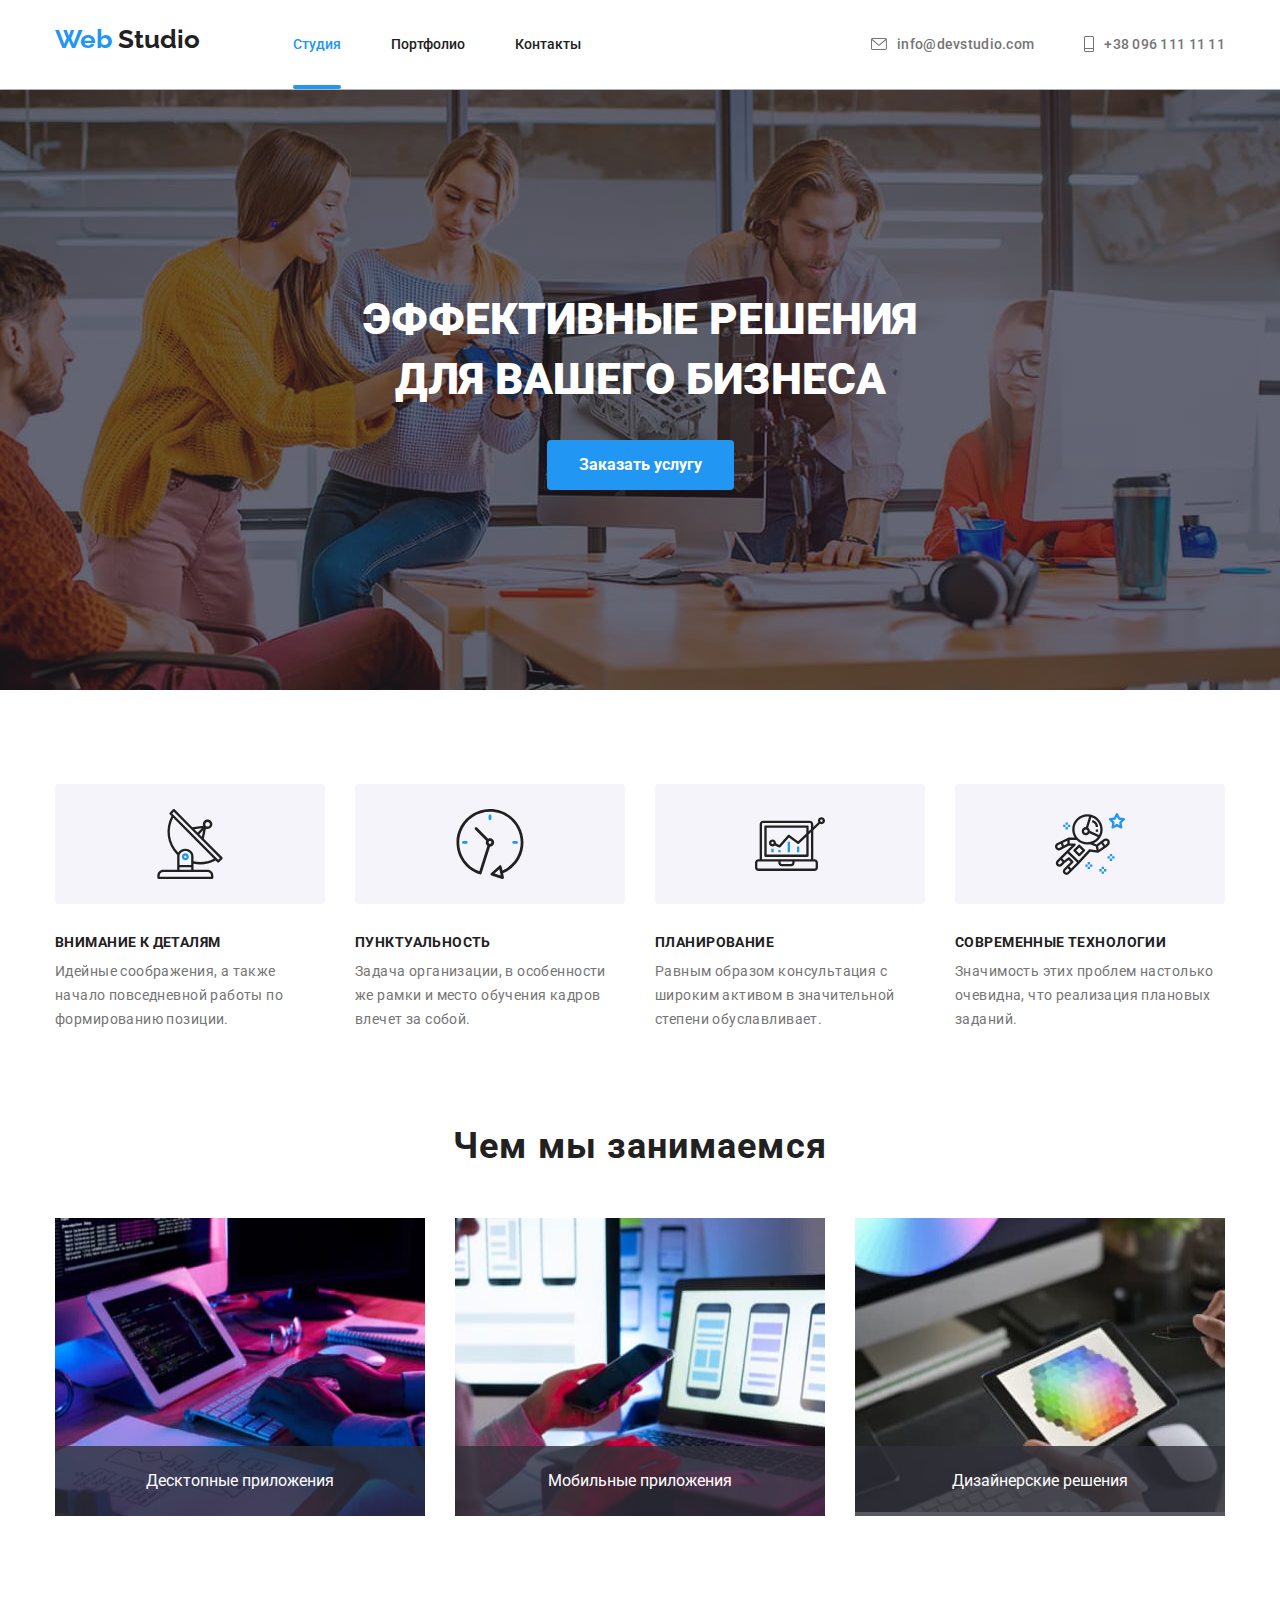
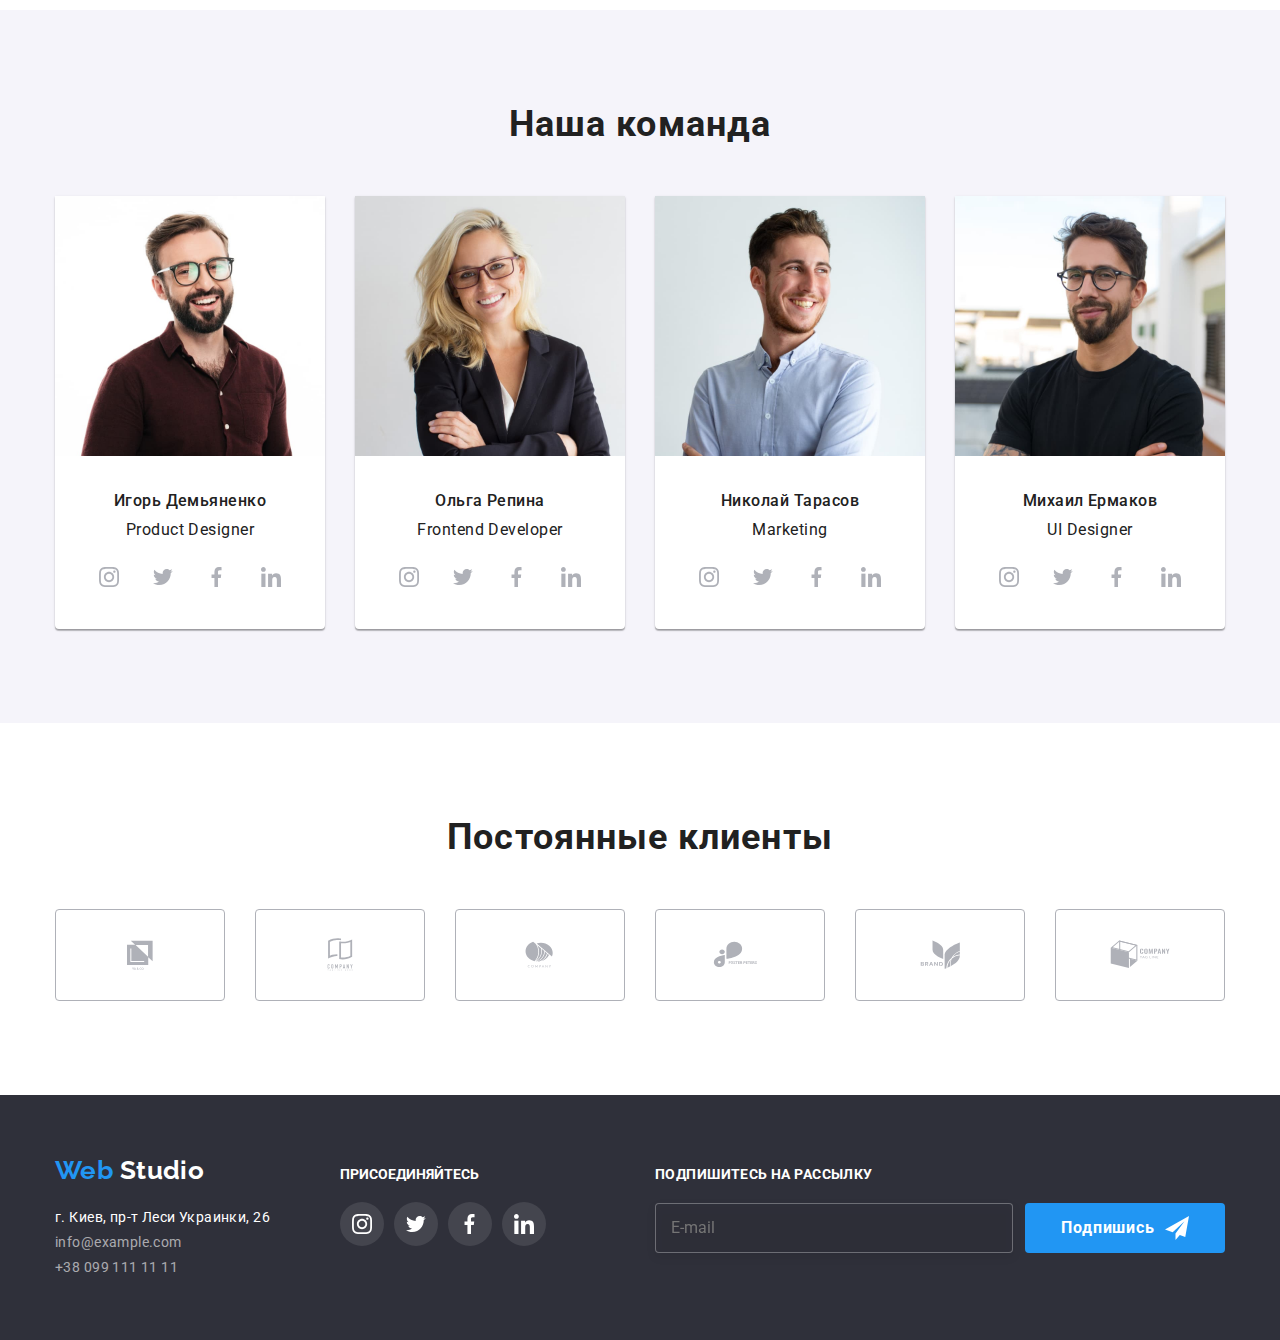
<file: index.html>
<!DOCTYPE html>
<html lang="ru">
  <head>
    <meta charset="UTF-8" />
    <meta http-equiv="X-UA-Compatible" content="IE=edge" />
    <meta name="viewport" content="width=device-width, initial-scale" />
    <link
      rel="stylesheet"
      href="https://cdnjs.cloudflare.com/ajax/libs/modern-normalize/1.0.0/modern-normalize.min.css"
    />
    <link rel="stylesheet" href="./css/styles.css" />
    <link rel="preconnect" href="https://fonts.gstatic.com" />
    <link
      href="https://fonts.googleapis.com/css2?family=Raleway:wght@700&family=Roboto:wght@400;500;700;900&display=swap"
      rel="stylesheet"
    />
    <link rel="stylesheet" href="./css/main.min.css" />
    <title>WebStudio</title>
  </head>
  <body>
    <!--Шапка-->
    <header class="header">
      <div class="container header__container">
        <nav class="nav">
          <a href="./index.html" class="navigation__logo">
            <span class="navigation__web">Web</span>
            Studio
          </a>
          <ul class="nav-list">
            <li class="nav-list__item">
              <a class="nav-list__link--studio current" href="./index.html">
                Студия
              </a>
            </li>
            <li class="nav-list__item">
              <a class="nav-list__link--portfolio" href="./portfolio.html">
                Портфолио
              </a>
            </li>
            <li class="nav-list__item">
              <a class="nav-list__link--contact" href="#">Контакты</a>
            </li>
          </ul>
        </nav>
        <ul class="contact">
          <li class="contact__item">
            <a class="contact__link" href="mailto:info@devstudio.com">
              <svg class="contact__icon" width="16px" height="12px">
                <use href="./images/icons/sprite.svg#icon-mail"></use>
              </svg>
              info@devstudio.com
            </a>
          </li>

          <li class="contact__item">
            <a class="contact__link" href="tel:+380961111111">
              <svg class="contact__icon" width="10px" height="40px">
                <use href="./images/icons/sprite.svg#icon-phone"></use>
              </svg>
              +38 096 111 11 11
            </a>
          </li>
        </ul>
      </div>
    </header>
    <main>
      <!--Эффективные решения для вашего бизнеса-->
      <section class="hero">
        <div class="container">
          <h1 class="hero__title">
            ЭФФЕКТИВНЫЕ РЕШЕНИЯ
            <br />
            ДЛЯ ВАШЕГО БИЗНЕСА
          </h1>
          <button class="hero__button" type="submit" data-modal-open>
            Заказать услугу
          </button>
        </div>
      </section>

      <!--Секция описание-->
      <section class="description">
        <div class="container">
          <h2 class="titleNone">Секция описание</h2>
          <ul class="description__list">
            <li class="description__item">
              <div class="description__tool">
                <svg class="description__icon" width="70px" height="70px">
                  <use href="./images/icons/sprite.svg#icon-antenna"></use>
                </svg>
              </div>
              <h3 class="description__title">Внимание к деталям</h3>
              <p class="description__text">
                Идейные соображения, а также начало повседневной работы по
                формированию позиции.
              </p>
            </li>
            <li class="description__item">
              <div class="description__tool">
                <svg class="description__icon" width="70px" height="70px">
                  <use href="./images/icons/sprite.svg#icon-clock"></use>
                </svg>
              </div>
              <h3 class="description__title">Пунктуальность</h3>
              <p class="description__text">
                Задача организации, в особенности же рамки и место обучения
                кадров влечет за собой.
              </p>
            </li>
            <li class="description__item">
              <div class="description__tool">
                <svg class="description__icon" width="70px" height="70px">
                  <use href="./images/icons/sprite.svg#icon-diagram"></use>
                </svg>
              </div>
              <h3 class="description__title">Планирование</h3>
              <p class="description__text">
                Равным образом консультация с широким активом в значительной
                степени обуславливает.
              </p>
            </li>
            <li class="description__item">
              <div class="description__tool">
                <svg class="description__icon" width="70px" height="70px">
                  <use href="./images/icons/sprite.svg#icon-astronaut"></use>
                </svg>
              </div>
              <h3 class="description__title">Современные технологии</h3>
              <p class="description__text">
                Значимость этих проблем настолько очевидна, что реализация
                плановых заданий.
              </p>
            </li>
          </ul>
        </div>
      </section>

      <!--Чем мы занимаемся-->
      <section class="work">
        <div class="container">
          <h2 class="title">Чем мы занимаемся</h2>
          <ul class="work__list">
            <li class="work__item">
              <img
                class="work__img"
                src="./images/photo1.jpg"
                alt="Комп"
                width="370"
              />
              <div class="work__overlay">
                <p>Десктопные приложения</p>
              </div>
            </li>

            <li class="work__item">
              <img src="./images/photo2.jpg" alt="Телефон" width="370" />
              <div class="work__overlay">
                <p>Мобильные приложения</p>
              </div>
            </li>

            <li class="work__item">
              <img src="./images/photo3.jpg" alt="Планшет" width="370" />
              <div class="work__overlay">
                <p>Дизайнерские решения</p>
              </div>
            </li>
          </ul>
        </div>
      </section>

      <!--Наша команда-->
      <section class="team">
        <div class="container">
          <h2 class="title">Наша команда</h2>
          <ul class="team__list">
            <li class="team__item">
              <img src="./images/igor.jpg" alt="Игорь" width="270" />
              <div class="team__box">
                <h3 class="team__name">Игорь Демьяненко</h3>
                <p class="team__work">Product Designer</p>

                <ul class="social__list">
                  <li class="social__item">
                    <a class="social__link" href="">
                      <svg class="social__icon">
                        <use
                          href="./images/icons/sprite.svg#icon-instagram"
                        ></use>
                      </svg>
                    </a>
                  </li>
                  <li class="social__item">
                    <a class="social__link" href="">
                      <svg class="social__icon">
                        <use
                          href="./images/icons/sprite.svg#icon-twitter"
                        ></use>
                      </svg>
                    </a>
                  </li>
                  <li class="social__item">
                    <a class="social__link" href="">
                      <svg class="social__icon">
                        <use
                          href="./images/icons/sprite.svg#icon-facebook"
                        ></use>
                      </svg>
                    </a>
                  </li>
                  <li class="social__item">
                    <a class="social__link" href="">
                      <svg class="social__icon">
                        <use
                          href="./images/icons/sprite.svg#icon-linkedin"
                        ></use>
                      </svg>
                    </a>
                  </li>
                </ul>
              </div>
            </li>

            <li class="team__item">
              <img src="./images/olga.jpg" alt="Ольга" width="270" />
              <div class="team__box">
                <h3 class="team__name">Ольга Репина</h3>
                <p class="team__work">Frontend Developer</p>

                <ul class="social__list">
                  <li class="social__item">
                    <a class="social__link" href="">
                      <svg class="social__icon">
                        <use
                          href="./images/icons/sprite.svg#icon-instagram"
                        ></use>
                      </svg>
                    </a>
                  </li>
                  <li class="social__item">
                    <a class="social__link" href="">
                      <svg class="social__icon">
                        <use
                          href="./images/icons/sprite.svg#icon-twitter"
                        ></use>
                      </svg>
                    </a>
                  </li>
                  <li class="social__item">
                    <a class="social__link" href="">
                      <svg class="social__icon">
                        <use
                          href="./images/icons/sprite.svg#icon-facebook"
                        ></use>
                      </svg>
                    </a>
                  </li>
                  <li class="social__item">
                    <a class="social__link" href="">
                      <svg class="social__icon">
                        <use
                          href="./images/icons/sprite.svg#icon-linkedin"
                        ></use>
                      </svg>
                    </a>
                  </li>
                </ul>
              </div>
            </li>

            <li class="team__item">
              <img src="./images/nicolay.jpg" alt="Николай" width="270" />
              <div class="team__box">
                <h3 class="team__name">Николай Тарасов</h3>
                <p class="team__work">Marketing</p>

                <ul class="social__list">
                  <li class="social__item">
                    <a class="social__link" href="">
                      <svg class="social__icon">
                        <use
                          href="./images/icons/sprite.svg#icon-instagram"
                        ></use>
                      </svg>
                    </a>
                  </li>
                  <li class="social__item">
                    <a class="social__link" href="">
                      <svg class="social__icon">
                        <use
                          href="./images/icons/sprite.svg#icon-twitter"
                        ></use>
                      </svg>
                    </a>
                  </li>
                  <li class="social__item">
                    <a class="social__link" href="">
                      <svg class="social__icon">
                        <use
                          href="./images/icons/sprite.svg#icon-facebook"
                        ></use>
                      </svg>
                    </a>
                  </li>
                  <li class="social__item">
                    <a class="social__link" href="">
                      <svg class="social__icon">
                        <use
                          href="./images/icons/sprite.svg#icon-linkedin"
                        ></use>
                      </svg>
                    </a>
                  </li>
                </ul>
              </div>
            </li>

            <li class="team__item">
              <img src="./images/mihayl.jpg" alt="Михаил" width="270" />
              <div class="team__box">
                <h3 class="team__name">Михаил Ермаков</h3>
                <p class="team__work">UI Designer</p>

                <ul class="social__list">
                  <li class="social__item">
                    <a class="social__link" href="">
                      <svg class="social__icon">
                        <use
                          href="./images/icons/sprite.svg#icon-instagram"
                        ></use>
                      </svg>
                    </a>
                  </li>
                  <li class="social__item">
                    <a class="social__link" href="">
                      <svg class="social__icon">
                        <use
                          href="./images/icons/sprite.svg#icon-twitter"
                        ></use>
                      </svg>
                    </a>
                  </li>
                  <li class="social__item">
                    <a class="social__link" href="">
                      <svg class="social__icon">
                        <use
                          href="./images/icons/sprite.svg#icon-facebook"
                        ></use>
                      </svg>
                    </a>
                  </li>
                  <li class="social__item">
                    <a class="social__link" href="">
                      <svg class="social__icon">
                        <use
                          href="./images/icons/sprite.svg#icon-linkedin"
                        ></use>
                      </svg>
                    </a>
                  </li>
                </ul>
              </div>
            </li>
          </ul>
        </div>
      </section>

      <!-- Постоянные клиенты -->
      <section class="clients">
        <div class="container">
          <h2 class="title">Постоянные клиенты</h2>
          <ul class="clients__list">
            <li class="clients__item">
              <a class="clients__link" href="#">
                <svg class="clients__icon">
                  <use href="./images/icons/sprite.svg#icon-client1"></use>
                </svg>
              </a>
            </li>
            <li class="clients__item">
              <a class="clients__link" href="#">
                <svg class="clients__icon">
                  <use href="./images/icons/sprite.svg#icon-client2"></use>
                </svg>
              </a>
            </li>
            <li class="clients__item">
              <a class="clients__link" href="#">
                <svg class="clients__icon">
                  <use
                    class="use"
                    href="./images/icons/sprite.svg#icon-client3"
                  ></use>
                </svg>
              </a>
            </li>
            <li class="clients__item">
              <a class="clients__link" href="#">
                <svg class="clients__icon">
                  <use href="./images/icons/sprite.svg#icon-client4"></use>
                </svg>
              </a>
            </li>
            <li class="clients__item">
              <a class="clients__link" href="#">
                <svg class="clients__icon">
                  <use href="./images/icons/sprite.svg#icon-client5"></use>
                </svg>
              </a>
            </li>
            <li class="clients__item">
              <a class="clients__link" href="#">
                <svg class="clients__icon">
                  <use href="./images/icons/sprite.svg#icon-client6"></use>
                </svg>
              </a>
            </li>
          </ul>
        </div>
      </section>
    </main>

    <!--Данные-->
    <footer class="footer">
      <div class="container footer-container">
        <div class="footer__box">
          <a href="./index.html" class="footer__logo">
            <span class="footer__web">Web</span>
            <span class="footer-address__white">Studio</span>
          </a>
          <address class="footer-address">
            <p class="footer-address__name">г. Киев, пр-т Леси Украинки, 26</p>
            <ul class="footer-address__list">
              <li>
                <a class="footer-address__link" href="mailto:info@example.com">
                  info@example.com
                </a>
              </li>
              <li>
                <a class="footer-address__link" href="tel:+380991111111">
                  +38 099 111 11 11
                </a>
              </li>
            </ul>
          </address>
        </div>

        <div class="footer-icon__box">
          <p class="footer-icon__title">присоединяйтесь</p>
          <ul class="footer-icon__list">
            <li class="footer-icon__item">
              <a class="footer-icon__link" href="">
                <svg class="footer-icon__svg">
                  <use href="./images/icons/sprite.svg#icon-instagram"></use>
                </svg>
              </a>
            </li>
            <li class="footer-icon__item">
              <a class="footer-icon__link" href="">
                <svg class="footer-icon__svg">
                  <use href="./images/icons/sprite.svg#icon-twitter"></use>
                </svg>
              </a>
            </li>
            <li class="footer-icon__item">
              <a class="footer-icon__link" href="">
                <svg class="footer-icon__svg">
                  <use href="./images/icons/sprite.svg#icon-facebook"></use>
                </svg>
              </a>
            </li>
            <li class="footer-icon__item">
              <a class="footer-icon__link" href="">
                <svg class="footer-icon__svg">
                  <use href="./images/icons/sprite.svg#icon-linkedin"></use>
                </svg>
              </a>
            </li>
          </ul>
        </div>
        <form action="#" class="footer-form">
          <p class="footer-form__title">Подпишитесь на рассылку</p>
          <div class="footer-form__list">
            <input
              class="footer-form__mail"
              type="email"
              name="email"
              placeholder="E-mail"
              required
            />
            <button type="submit" class="footer-form__button">
              Подпишись
              <svg class="footer-form__svg" width="24" height="24">
                <use href="./images/icons/sprite.svg#icon-telegram"></use>
              </svg>
            </button>
          </div>
        </form>
      </div>
    </footer>
    <div class="back-drop is-hidden" data-modal>
      <div class="modal-section">
        <button class="modal-section__close" data-modal-close>
          <svg width="11" height="11">
            <use href="./images/icons/sprite.svg#icon-x"></use>
          </svg>
        </button>
        <form action="№" class="modal-form">
          <p class="modal-form__title formTitle">
            Оставьте свои данные, мы вам перезвоним
          </p>

          <label class="modal-form__name" for="name">
            Имя
            <div class="modal-form__item">
              <input
                class="modal-form__input"
                type="text"
                name="user-name"
                id="name"
                required
              />
              <svg class="modal-form__svg" width="12" height="12">
                <use href="./images/icons/sprite.svg#icon-human"></use>
              </svg>
            </div>
          </label>

          <label class="modal-form__name" for="tel">
            Телефон
            <div class="modal-form__item">
              <input
                class="modal-form__input"
                type="tel"
                name="user-tel"
                id="tel"
                required
              />
              <svg class="modal-form__svg" width="13" height="13">
                <use href="./images/icons/sprite.svg#icon-mobile"></use>
              </svg>
            </div>
          </label>

          <label class="modal-form__name" for="email">
            Почта
            <div class="modal-form__item">
              <input
                class="modal-form__input"
                type="email"
                name="user-email"
                id="email"
                required
              />
              <svg class="modal-form__svg" width="15" height="12">
                <use href="./images/icons/sprite.svg#icon-mail1"></use>
              </svg>
            </div>
          </label>

          <label class="modal-form__name formTextLabel">
            Коментарий
            <div class="modal-form__item">
              <textarea
                class="modal-form__textarea"
                name="user-text"
                placeholder="Введите текст"
              ></textarea>
            </div>
          </label>

          <label class="modal-check" for="checkbox">
            <input
              class="modal-check__box"
              type="checkbox"
              name="user-policy"
              value="checkbox"
              id="checkbox"
              required
            />

            <span class="modal-check__svg"></span>
            &nbsp;Соглашаюсь с рассылкой и принимаю &nbsp;
            <a class="modal-check__contract" href="#">Условия договора</a>
          </label>

          <button class="modal-form__button" type="submit">Отправить</button>
        </form>
      </div>
    </div>
    <script src="./js/modal.js"></script>
  </body>
</html>
</file>
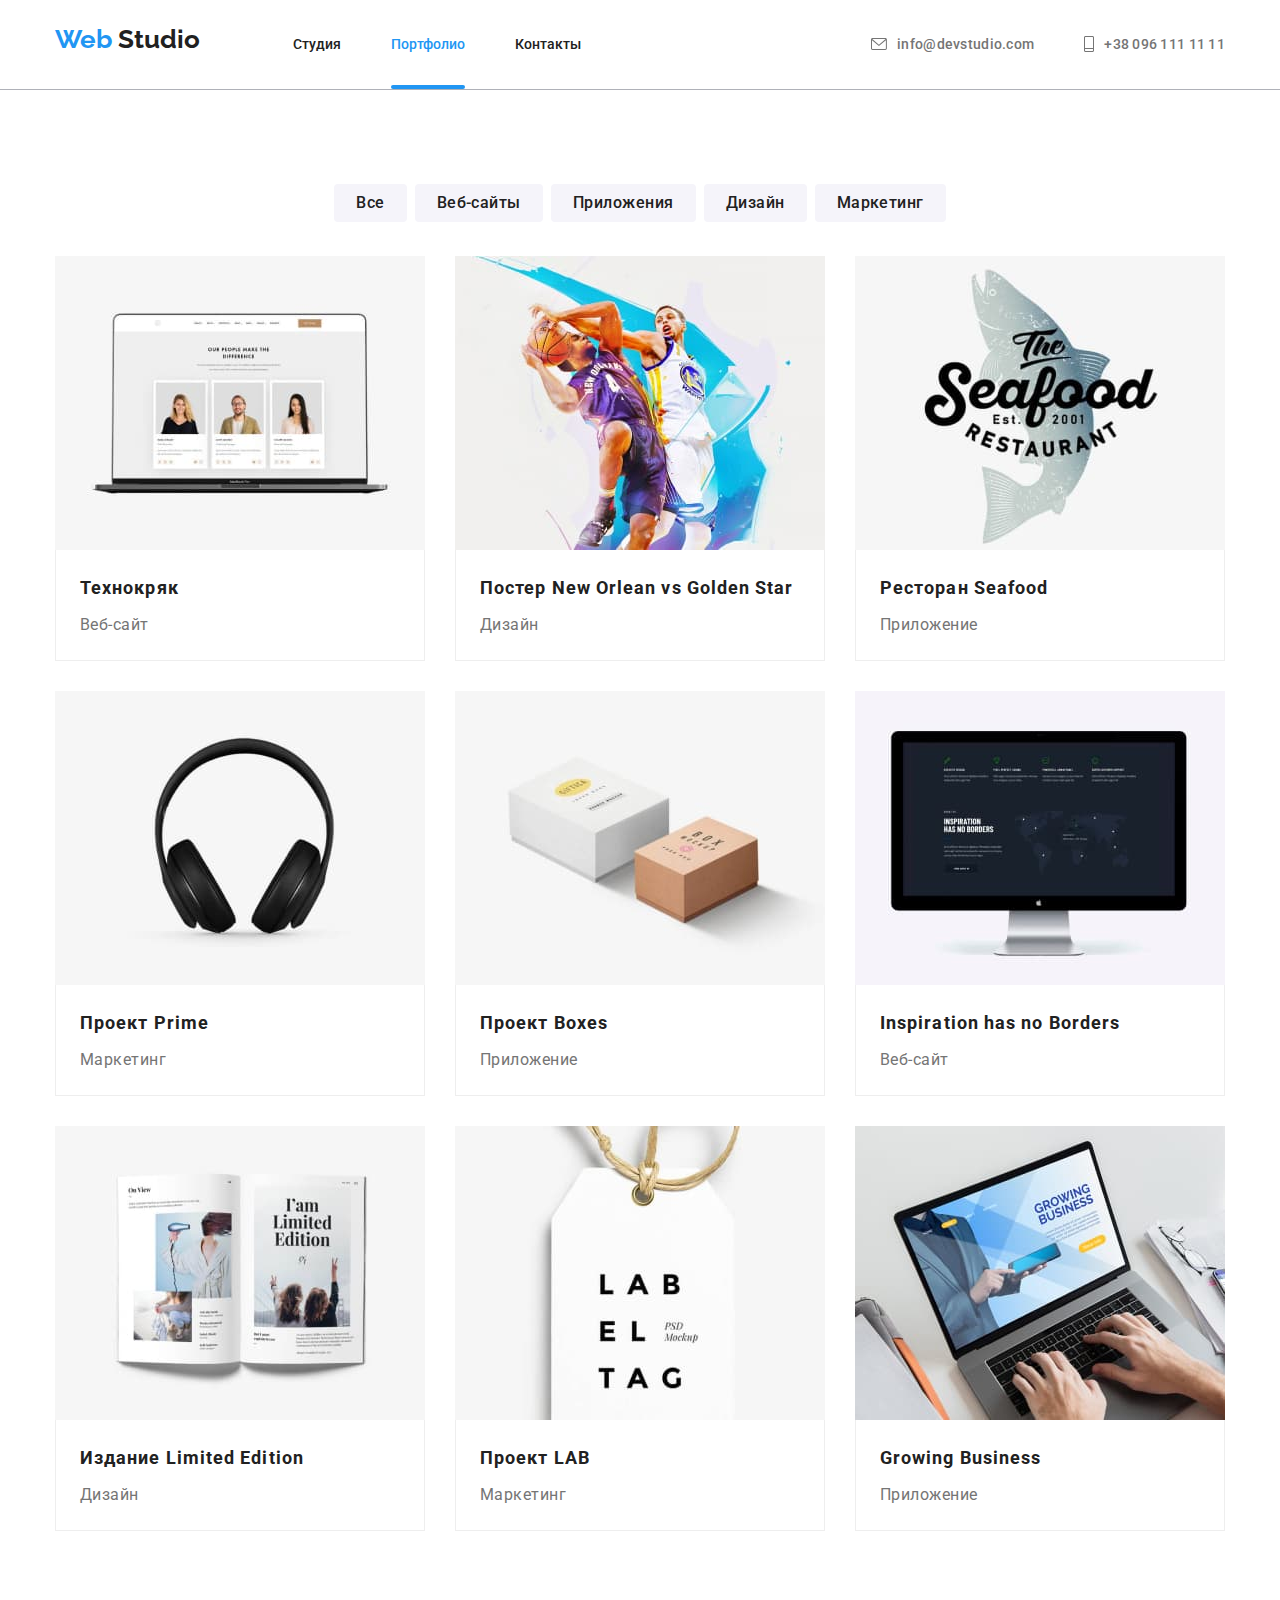
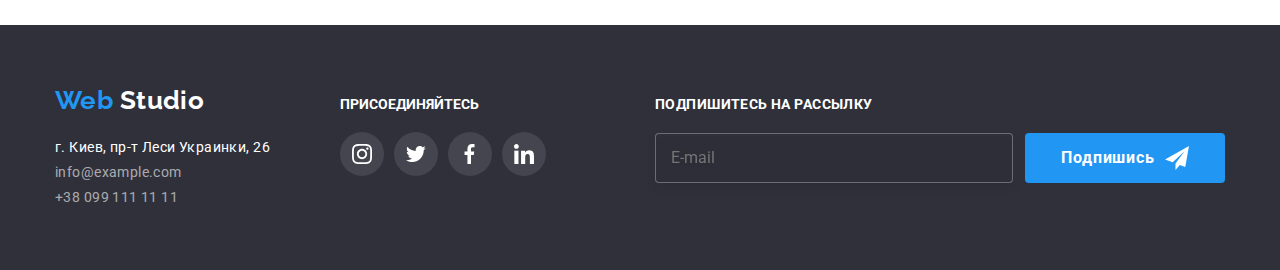
<file: portfolio.html>
<!DOCTYPE html>
<html lang="ru">
  <head>
    <meta charset="UTF-8" />
    <meta http-equiv="X-UA-Compatible" content="IE=edge" />
    <meta name="viewport" content="width=device-width, initial-scale=1.0" />
    <link rel="preconnect" href="https://fonts.gstatic.com" />
    <link
      href="https://fonts.googleapis.com/css2?family=Raleway:wght@700&family=Roboto:wght@400;500;700;900&display=swap"
      rel="stylesheet"
    />
    <link
      rel="stylesheet"
      href="https://cdnjs.cloudflare.com/ajax/libs/modern-normalize/1.0.0/modern-normalize.min.css"
    />
    <link rel="stylesheet" href="./css/styles.css" />
    <link rel="stylesheet" href="./css/main.min.css" />
    <title>WebStudio</title>
  </head>
  <body>
    <!--Шапка портфоліо-->
    <header class="header">
      <div class="container header__container">
        <nav class="nav">
          <a class="navigation__logo" href="./index.html">
            <span class="navigation__web">Web</span>
            Studio
          </a>
          <ul class="nav-list">
            <li class="nav-list__item">
              <a class="nav-list__link--studio" href="./index.html">Студия</a>
            </li>
            <li class="nav-list__item">
              <a class="nav-list__link--portfolio current" href="">Портфолио</a>
            </li>
            <li class="nav-list__item">
              <a class="nav-list__link--contact" href="">Контакты</a>
            </li>
          </ul>
        </nav>
        <ul class="contact">
          <li class="contact__item">
            <a class="contact__link" href="mailto:info@devstudio.com">
              <svg class="contact__icon" width="16px" height="12px">
                <use href="/images/icons/sprite.svg#icon-mail"></use>
              </svg>
              info@devstudio.com
            </a>
          </li>

          <li class="contact__item">
            <a class="contact__link" href="tel:+380961111111">
              <svg class="contact__icon" width="10px" height="40px">
                <use href="./images/icons/sprite.svg#icon-phone"></use>
              </svg>
              +38 096 111 11 11
            </a>
          </li>
        </ul>
      </div>
    </header>

    <main>
      <section class="portfolio">
        <div class="container">
          <h1 class="titleNone">Кнопки навигация</h1>
          <ul class="portfolio-filter">
            <li class="portfolio-filter__item">
              <button class="portfolio-filter__button" type="button">
                Все
              </button>
            </li>
            <li class="portfolio-filter__item">
              <button class="portfolio-filter__button" type="button">
                Веб-сайты
              </button>
            </li>
            <li class="portfolio-filter__item">
              <button class="portfolio-filter__button" type="button">
                Приложения
              </button>
            </li>
            <li class="portfolio-filter__item">
              <button class="portfolio-filter__button" type="button">
                Дизайн
              </button>
            </li>
            <li class="portfolio-filter__item">
              <button class="portfolio-filter__button" type="button">
                Маркетинг
              </button>
            </li>
          </ul>
          <h2 class="titleNone">Карточки портфолио</h2>
          <ul class="portfolio-cards">
            <li class="portfolio-cards__list">
              <a class="portfolio-cards__link" href="#">
                <div class="portfolio-cards__thumb">
                  <img
                    class="portfolio-cards__img"
                    src="./images/notebook.jpg"
                    alt="Ноутбук"
                  />
                  <div class="portfolio-overlay">
                    <p class="portfolio-overlay__text">
                      Технокряк это современная площадка распространения
                      коронавируса. Компании используют эту платформу для
                      цифрового шпионажа и атак на защищённые сервера
                      конкурентов.
                    </p>
                  </div>
                </div>
                <div class="portfolio-name">
                  <h3 class="portfolio-name__title">Технокряк</h3>
                  <p class="portfolio-name__text">Веб-сайт</p>
                </div>
              </a>
            </li>

            <li class="portfolio-cards__list">
              <a class="portfolio-cards__link" href="#">
                <div class="portfolio-cards__thumb">
                  <img
                    class="portfolio-cards__img"
                    src="./images/basketbole.jpg"
                    alt="Баскетбол"
                    width="370"
                  />
                  <div class="portfolio-overlay">
                    <p class="portfolio-overlay__text">
                      Технокряк это современная площадка распространения
                      коронавируса. Компании используют эту платформу для
                      цифрового шпионажа и атак на защищённые сервера
                      конкурентов.
                    </p>
                  </div>
                </div>
                <div class="portfolio-name">
                  <h3 class="portfolio-name__title">
                    Постер New Orlean vs Golden Star
                  </h3>
                  <p class="portfolio-name__text">Дизайн</p>
                </div>
              </a>
            </li>

            <li class="portfolio-cards__list">
              <a class="portfolio-cards__link" href="#">
                <div class="portfolio-cards__thumb">
                  <img
                    class="portfolio-cards__img"
                    src="./images/seafood.jpg"
                    alt="Приложение"
                    width="370"
                  />
                  <div class="portfolio-overlay">
                    <p class="portfolio-overlay__text">
                      Технокряк это современная площадка распространения
                      коронавируса. Компании используют эту платформу для
                      цифрового шпионажа и атак на защищённые сервера
                      конкурентов.
                    </p>
                  </div>
                </div>
                <div class="portfolio-name">
                  <h3 class="portfolio-name__title">Ресторан Seafood</h3>
                  <p class="portfolio-name__text">Приложение</p>
                </div>
              </a>
            </li>

            <li class="portfolio-cards__list">
              <a class="portfolio-cards__link" href="#">
                <div class="portfolio-cards__thumb">
                  <img
                    class="portfolio-cards__img"
                    src="./images/headphones.jpg"
                    alt="Наушники"
                    width="370"
                  />
                  <div class="portfolio-overlay">
                    <p class="portfolio-overlay__text">
                      Технокряк это современная площадка распространения
                      коронавируса. Компании используют эту платформу для
                      цифрового шпионажа и атак на защищённые сервера
                      конкурентов.
                    </p>
                  </div>
                </div>
                <div class="portfolio-name">
                  <h3 class="portfolio-name__title">Проект Prime</h3>
                  <p class="portfolio-name__text">Маркетинг</p>
                </div>
              </a>
            </li>

            <li class="portfolio-cards__list">
              <a class="portfolio-cards__link" href="#">
                <div class="portfolio-cards__thumb">
                  <img
                    class="portfolio-cards__img"
                    src="./images/box.jpg"
                    alt="Коробка"
                    width="370"
                  />
                  <div class="portfolio-overlay">
                    <p class="portfolio-overlay__text">
                      Технокряк это современная площадка распространения
                      коронавируса. Компании используют эту платформу для
                      цифрового шпионажа и атак на защищённые сервера
                      конкурентов.
                    </p>
                  </div>
                </div>
                <div class="portfolio-name">
                  <h3 class="portfolio-name__title">Проект Boxes</h3>
                  <p class="portfolio-name__text">Приложение</p>
                </div>
              </a>
            </li>

            <li class="portfolio-cards__list">
              <a class="portfolio-cards__link" href="#">
                <div class="portfolio-cards__thumb">
                  <img
                    class="portfolio-cards__img"
                    src="./images/monitor.jpg"
                    alt="Экран"
                    width="370"
                  />
                  <div class="portfolio-overlay">
                    <p class="portfolio-overlay__text">
                      Технокряк это современная площадка распространения
                      коронавируса. Компании используют эту платформу для
                      цифрового шпионажа и атак на защищённые сервера
                      конкурентов.
                    </p>
                  </div>
                </div>
                <div class="portfolio-name">
                  <h3 class="portfolio-name__title">
                    Inspiration has no Borders
                  </h3>
                  <p class="portfolio-name__text">Веб-сайт</p>
                </div>
              </a>
            </li>

            <li class="portfolio-cards__list">
              <a class="portfolio-cards__link" href="#">
                <div class="portfolio-cards__thumb">
                  <img
                    class="portfolio-cards__img"
                    src="./images/book.jpg"
                    alt="Книга"
                    width="370"
                  />
                  <div class="portfolio-overlay">
                    <p class="portfolio-overlay__text">
                      Технокряк это современная площадка распространения
                      коронавируса. Компании используют эту платформу для
                      цифрового шпионажа и атак на защищённые сервера
                      конкурентов.
                    </p>
                  </div>
                </div>
                <div class="portfolio-name">
                  <h3 class="portfolio-name__title">Издание Limited Edition</h3>
                  <p class="portfolio-name__text">Дизайн</p>
                </div>
              </a>
            </li>

            <li class="portfolio-cards__list">
              <a class="portfolio-cards__link" href="#">
                <div class="portfolio-cards__thumb">
                  <img
                    class="portfolio-cards__img"
                    src="./images/list.jpg"
                    alt="Label"
                    width="370"
                  />
                  <div class="portfolio-overlay">
                    <p class="portfolio-overlay__text">
                      Технокряк это современная площадка распространения
                      коронавируса. Компании используют эту платформу для
                      цифрового шпионажа и атак на защищённые сервера
                      конкурентов.
                    </p>
                  </div>
                </div>
                <div class="portfolio-name">
                  <h3 class="portfolio-name__title">Проект LAB</h3>
                  <p class="portfolio-name__text">Маркетинг</p>
                </div>
              </a>
            </li>

            <li class="portfolio-cards__list">
              <a class="portfolio-cards__link" href="#">
                <div class="portfolio-cards__thumb">
                  <img
                    class="portfolio-cards__img"
                    src="./images/hands.jpg"
                    alt="Работа"
                    width="370"
                  />
                  <div class="portfolio-overlay">
                    <p class="portfolio-overlay__text">
                      Технокряк это современная площадка распространения
                      коронавируса. Компании используют эту платформу для
                      цифрового шпионажа и атак на защищённые сервера
                      конкурентов.
                    </p>
                  </div>
                </div>
                <div class="portfolio-name">
                  <h3 class="portfolio-name__title">Growing Business</h3>
                  <p class="portfolio-name__text">Приложение</p>
                </div>
              </a>
            </li>
          </ul>
        </div>
      </section>
    </main>

    <footer class="footer">
      <div class="container footer-container">
        <div class="footer__box">
          <a href="./index.html" class="footer__logo">
            <span class="footer__web">Web</span>
            <span class="footer-address__white">Studio</span>
          </a>
          <address class="footer-address">
            <p class="footer-address__name">г. Киев, пр-т Леси Украинки, 26</p>
            <ul class="footer-address__list">
              <li>
                <a class="footer-address__link" href="mailto:info@example.com">
                  info@example.com
                </a>
              </li>
              <li>
                <a class="footer-address__link" href="tel:+380991111111">
                  +38 099 111 11 11
                </a>
              </li>
            </ul>
          </address>
        </div>

        <div class="footer-icon__box">
          <p class="footer-icon__title">присоединяйтесь</p>
          <ul class="footer-icon__list">
            <li class="footer-icon__item">
              <a class="footer-icon__link" href="">
                <svg class="footer-icon__svg">
                  <use href="./images/icons/sprite.svg#icon-instagram"></use>
                </svg>
              </a>
            </li>
            <li class="footer-icon__item">
              <a class="footer-icon__link" href="">
                <svg class="footer-icon__svg">
                  <use href="./images/icons/sprite.svg#icon-twitter"></use>
                </svg>
              </a>
            </li>
            <li class="footer-icon__item">
              <a class="footer-icon__link" href="">
                <svg class="footer-icon__svg">
                  <use href="./images/icons/sprite.svg#icon-facebook"></use>
                </svg>
              </a>
            </li>
            <li class="footer-icon__item">
              <a class="footer-icon__link" href="">
                <svg class="footer-icon__svg">
                  <use href="./images/icons/sprite.svg#icon-linkedin"></use>
                </svg>
              </a>
            </li>
          </ul>
        </div>
        <form action="#" class="footer-form">
          <p class="footer-form__title">Подпишитесь на рассылку</p>
          <div class="footer-form__list">
            <input
              class="footer-form__mail"
              type="email"
              name="email"
              placeholder="E-mail"
              required
            />
            <button type="submit" class="footer-form__button">
              Подпишись
              <svg class="footer-form__svg" width="24" height="24">
                <use href="./images/icons/sprite.svg#icon-telegram"></use>
              </svg>
            </button>
          </div>
        </form>
      </div>
    </footer>
  </body>
</html>
</file>
<file: css/styles.css>
/* :root {
  --color-grey: rgba(117, 117, 117, 1);
  --black-color: rgba(33, 33, 33, 1);
  --blue-color: rgba(33, 150, 243, 1);
  --color-white: rgb(255, 255, 255, 1);
  --background-section: rgb(47, 48, 58);
  --background-ourTeam: rgb(245, 244, 250, 1);
  --background-color-button: rgb(33, 150, 243);
  --footer-contact-color: rgba(255, 255, 255, 0.6);
  --background-color-filter: rgba(245, 244, 250, 1);
  --background-color-header: rgba(255, 255, 255, 1);
  --card-set-gap: 30px;
  --background-Hero: rgba(47, 48, 58, 0.4);
  --background-footer-icons: rgba(255, 255, 255, 0.1);
  --color-icons: rgb(175, 177, 184, 1);
  --cubic-bezier: cubic-bezier(0.4, 0, 0.2, 1);
} */
/* * {
  text-decoration: none;
  list-style-type: none;
  box-sizing: border-box;
  margin: 0;
  padding: 0;
} */

/* body {
  font-family: "Roboto", sans-serif;
  color: var(--black-color);
} */
/* .section {
  padding: 94px 0;
  margin: 0 auto;
} */
/* .img {
  display: block;
} */
/* .titleNone {
  display: none;
} */
/* <!-- Index.html --> */

/* Логотип */

/* .header {
  padding-top: 24px;
  padding-bottom: 25px;
  align-items: center;
  background: var(--background-color-header);
}
.head-container {
  display: flex;
}
.navigation__logo {
  display: block;
  color: var(--black-color);
  font-family: Raleway;
  font-weight: bold;
  font-size: 26px;
  line-height: 1.192;
}
.navigation__web {
  color: var(--blue-color);
}
.navigation {
  display: flex;
}
.navigation .studio.current {
  color: var(--blue-color);
}
.nav-list {
  display: flex;
  align-items: center;
  margin-left: 93px;
}
.nav-list > .nav-list__link:not(:last-child) {
  margin-right: 50px;
}
.nav-list__link {
  display: block;
}
.nav-list__studio {
  position: relative;
  text-decoration: none;
  color: var(--black-color);
  font-weight: 500;
  font-size: 14px;
  line-height: 1.142;
  transition: color 250ms var(--cubic-bezier);
}
.nav-list__studio.current::after {
  margin-top: 32px;
  display: block;
  content: "";
  position: absolute;
  width: 100%;
  height: 4px;
  background: #2196f3;
  border-radius: 2px;
}
.nav-list__studio:hover,
.nav-list__studio:focus {
  color: var(--blue-color);
}
.contact-list > .contact-item:not(:last-child) {
  margin-right: 50px;
} */
/* Портфолио */

/* .nav-list__portfolio.current::after {
  margin-top: 32px;
  display: block;
  content: "";
  position: absolute;
  width: 100%;
  height: 4px;
  background: #2196f3;
  border-radius: 2px;
}
.navigation .nav-list__portfolio.current {
  color: var(--blue-color);
}
.nav-list__portfolio {
  color: var(--black-color);
  font-weight: 500;
  font-size: 14px;
  line-height: 1.142;
  position: relative;
  transition: color 250ms var(--cubic-bezier);
}
.nav-list__portfolio:hover,
.nav-list__portfolio:focus {
  color: var(--blue-color);
} */

/* Контакты */
/* .contact-list {
  display: flex;
  align-items: center;
  margin-left: auto;
}
.nav-list__contact {
  color: var(--black-color);
  font-weight: 500;
  font-size: 14px;
  line-height: 1.142;
} */

/* почта */
/* .contact-item__icon {
  fill: currentColor;
  margin-right: 10px;
}
.contact-item__mail {
  display: flex;
  align-items: center;
  color: var(--color-grey);
  font-weight: 500;
  font-size: 14px;
  line-height: 1.142;
  letter-spacing: 0.02em;
  transition: color 250ms var(--cubic-bezier);
}
.contact-item__mail:hover,
.contact-item__mail:focus {
  color: var(--blue-color);
} */

/* телефон */
/* .contact-item__icon {
  fill: currentColor;
  margin-right: 10px;
}
.contact-item__tel {
  display: flex;
  align-items: center;
  color: var(--color-grey);
  font-weight: 500;
  font-size: 14px;
  line-height: 1.142;
  letter-spacing: 0.02em;
  transition: color 250ms var(--cubic-bezier);
}
.contact-item__tel:hover,
.contact-item__tel:focus {
  color: var(--blue-color);
}  */
/* Секция Эффективные решения для вашего бизнеса  */
/* .section-effect {
  text-align: center;
  background: var(--background-section);
  padding-top: 200px;
  padding-bottom: 200px;
}
.section-effect {
  max-width: 1600px;
  height: 600px;
  margin-right: auto;
  margin-left: auto;
  background-size: cover;
  background-position: center;
  background-repeat: no-repeat;
  background-image: linear-gradient(
      to right,
      var(--background-Hero),
      var(--background-Hero)
    ),
    url(../images/backgroundHero.jpg);
}
.section-effect__title {
  color: var(--color-white);
  font-style: normal;
  font-weight: 900;
  font-size: 44px;
  line-height: 1.363;
  margin-bottom: 30px;
}
.section-effect__button {
  display: inline-block;
  font-family: inherit;
  background-color: var(--background-color-button);
  color: var(--color-white);
  border: none;
  font-weight: bold;
  font-size: 16px;
  line-height: 1.875;
  align-items: center;
  cursor: pointer;
  padding: 10px 32px;
  border-radius: 4px;
}
.section-effect__button:hover,
.section-effect__button:focus {
  color: var(--color-white);
} */
/* Секция описание */
/* .section-description {
  padding-top: 94px;
}
.section-description__list {
  display: flex;
}
.section-description__icon {
  display: flex;
  width: 270px;
  height: 120px;
  justify-content: center;
  align-items: center;
  background-color: var(--background-color-filter);
  border-radius: 4px;
  margin-bottom: 30px;
}
.section-description__item {
  margin-right: 30px;
}
.section-description__title {
  font-weight: bold;
  font-size: 14px;
  line-height: 1.142;
  letter-spacing: 0.03em;
  text-transform: uppercase;
  margin-bottom: 10px;
}
.section-description__text {
  align-items: center;
  font-weight: normal;
  font-size: 14px;
  line-height: 1.714;
  letter-spacing: 0.03em;
  color: var(--color-grey);
} */

/* Чем мы занимаемся */
/* .section-work {
  padding-top: 94px;
  padding-bottom: 94px;
}
.section-work__list {
  display: flex;
  justify-content: center;
}
.section-work__item:not(:last-child) {
  display: flex;
  margin-right: 30px;
}
.section-work__title {
  font-weight: bold;
  font-size: 36px;
  line-height: 1.166;
  text-align: center;
  letter-spacing: 0.03em;
  margin-bottom: 50px;
}
.section-work__write {
  position: relative;
  display: flex;
}
.section-work__text {
  display: flex;
  justify-content: center;
  align-items: center;
  background: rgba(47, 48, 58, 0.8);
  height: 70px;
  width: 370px;
  position: absolute;
  color: var(--color-white);
  bottom: 0;
  width: 370px;
} */

/* Наша команда */
/* .section-team__list {
  display: flex;
}
.section-team__item:not(:last-child) {
  margin-right: 30px;
}
.section-team__item {
  background-color: var(--color-white);
  box-shadow: 0px 1px 3px rgba(0, 0, 0, 0.12), 0px 1px 1px rgba(0, 0, 0, 0.14),
    0px 2px 1px rgba(0, 0, 0, 0.2);
  border-radius: 0px 0px 4px 4px;
}
.section-team {
  padding-top: 94px;
  padding-bottom: 94px;
  background: var(--background-ourTeam);
}
.section-team__title {
  font-weight: bold;
  font-size: 36px;
  line-height: 1.166;
  text-align: center;
  letter-spacing: 0.03em;
  margin-bottom: 50px;
}
.section-team__team {
  padding: 30px 32px;
}
.section-team__name {
  font-weight: 500;
  font-size: 16px;
  line-height: 1.187;
  text-align: center;
  letter-spacing: 0.03em;
  margin-bottom: 10px;
}
.section-team__work {
  font-weight: normal;
  font-size: 16px;
  line-height: 1.187;
  text-align: center;
  letter-spacing: 0.03em;
  margin-bottom: 16px;
} */

/* Иконки- Наша команда */
/* .icon-list {
  display: flex;
  align-items: center;
}
.icon-list__team:not(:last-child) {
  margin-right: 10px;
}
.icon-list__link {
  fill: var(--color-icons);
  display: flex;
  justify-content: center;
  align-items: center;
  border-radius: 50%;
  width: 44px;
  height: 44px;
  transition: fill 250ms var(--cubic-bezier),
    background 250ms var(--cubic-bezier);
}
.icon-list__svg {
  width: 20px;
  height: 20px;
}
.icon-list__link:hover,
.icon-list__link:focus {
  fill: var(--color-white);
  background: var(--blue-color);
  border-radius: 50%;
} */

/* Постоянные клиенты */
/* .regular-clients--text {
  font-weight: bold;
  font-size: 36px;
  line-height: 1.166;
  text-align: center;
  letter-spacing: 0.03em;
  margin-bottom: 50px;
}
.regular-clients {
  padding-top: 94px;
  padding-bottom: 94px;
}
.regular-clients__list {
  display: flex;
  justify-content: center;
  margin: 0 auto;
  justify-content: center;
}
.regular-clients__icon:not(:last-child) {
  margin-right: 30px;
}
.regular-clients__link {
  border: 1px solid rgba(175, 177, 184, 1);
  fill: var(--color-icons);
  display: flex;
  width: 170px;
  height: 92px;
  border-radius: 4px;
  justify-content: center;
  align-items: center;
  transition: fill 250ms var(--cubic-bezier), border 250ms var(--cubic-bezier);
}
.regular-clients__svg {
  display: flex;
  align-items: center;
  justify-content: center;
  width: 106px;
  height: 60px;
  background-color: var(--color-white);
}
.regular-clients__link:focus,
.regular-clients__link:hover {
  fill: var(--blue-color);
  border-color: var(--blue-color);
}
.regular-clients__svg:focus,
.regular-clients__svg:hover {
  fill: var(--blue-color);
  border-color: var(--blue-color);
} */

/* Данные */
/* .footer {
  padding-top: 60px;
  padding-bottom: 60px;
  background-color: var(--background-section);
}
.footer-address__white {
  color: var(--color-white);
}
.footer-section {
  text-align: left;
  font-style: normal;
  font-weight: normal;
  font-size: 14px;
  line-height: 1.714;
  letter-spacing: 0.03em;
  color: var(--color-white);
}
.footer-section__logo {
  display: block;
  color: var(--black-color);
  font-family: Raleway;
  font-weight: bold;
  font-size: 26px;
  line-height: 1.192;
}
.footer-address {
  font-style: normal;
}
.footer-section__web {
  color: var(--blue-color);
}
.footer-address > .footer-section__logo {
  margin-bottom: 20px;
}
.footer-address__link {
  text-decoration: none;
  font-weight: normal;
  font-size: 14px;
  line-height: 24px;
  letter-spacing: 0.03em;
  color: var(--footer-contact-color);
  transition: color 250ms var(--cubic-bezier);
}
.footer-address__link {
  padding-top: 9px;
}
.footer-address__link:hover,
.footer-address__link:focus {
  color: var(--blue-color);
}
.footer-icon {
  margin-left: 70px;
}
.footer-icon__title {
  font-weight: bold;
  font-size: 14px;
  line-height: inherit;
  letter-spacing: inherit;
  text-transform: uppercase;
  color: var(--color-white);
  margin-bottom: 20px;
}
.footer-container {
  display: flex;
  align-items: baseline;
}
.footer-icon__list {
  width: 206px;
  display: flex;
  align-items: center;
}
.footer-icon__svg {
  width: 20px;
  height: 20px;
  fill: var(--color-white);
}
.footer-icon__link {
  display: flex;
  background-color: var(--background-footer-icons);
  width: 44px;
  height: 44px;
  border-radius: 50%;
  justify-content: center;
  align-items: center;
  transition: background-color 250ms var(--cubic-bezier);
}
.footer-icon__item:not(:last-child) {
  margin-right: 10px;
}
.footer-icon__link:hover,
.footer-icon__link:focus {
  fill: var(--color-white);
  background: var(--blue-color);
  border-radius: 50%;
} */
/* .footer-form {
  margin-left: auto;
}
.footer-form__title {
  display: block;
  margin-bottom: 20px;
  font-weight: bold;
  font-size: 14px;
  line-height: 1.14;
  letter-spacing: 0.03em;
  text-transform: uppercase;
  color: var(--color-white);
}
.footer-form__list {
  display: flex;
}
.footer-form__mail {
  width: 358px;
  height: 50px;
  padding: 15px;
  margin-right: 12px;
  border: 1px solid rgba(255, 255, 255, 0.3);
  filter: drop-shadow(0px 4px 4px rgba(0, 0, 0, 0.15));
  border-radius: 4px;
  background-color: var(--background-Hero);
  color: var(--color-white);
}
.footer-form__button {
  display: flex;
  justify-content: center;
  align-items: center;
  width: 200px;
  height: 50px;
  font-weight: bold;
  font-size: 16px;
  line-height: 1.87;
  letter-spacing: 0.06em;
  color: var(--color-white);
  background-color: var(--blue-color);
  box-shadow: 0px 4px 4px rgb(0 0 0 / 15%);
  border-radius: 4px;
  border: none;
  cursor: pointer;
}
.footer-form__svg {
  margin-left: 10px;
  fill: var(--color-white);
} */

/* <!-- Portfolio.html --> */

/* Кнопки навигации */
/* .section-portfolio {
  padding-top: 94px;
  padding-bottom: 94px;
} */
/* .portfolio-filter {
  margin-bottom: 34px;
  display: flex;
  justify-content: center;
}
.portfolio-filter__button {
  background: var(--background-color-filter);
  color: var(--black-color);
  font-family: inherit;
  font-weight: 500;
  font-size: 16px;
  line-height: 1.625;
  text-align: center;
  letter-spacing: 0.03em;
  border: none;
  border-radius: 4px;
  cursor: pointer;
  padding: 6px 22px;
  transition: background 250ms var(--cubic-bezier),
    color 250ms var(--cubic-bezier), box-shadow 250ms var(--cubic-bezier);
}
.portfolio-filter__item:not(:last-child) {
  margin-right: 8px;
}
.portfolio-filter__button:hover,
.portfolio-filter__button:focus {
  background: var(--background-color-button);
  color: var(--color-white);
  box-shadow: 0px 1px 1px rgba(0, 0, 0, 0.12), 0px 4px 4px rgba(0, 0, 0, 0.06),
    1px 4px 6px rgba(0, 0, 0, 0.16);
} */
/* .portfolio-cards {
  cursor: pointer;
  display: flex;
  flex-wrap: wrap;
  margin-left: calc(-1 * var(--card-set-gap));
  margin-top: calc(-1 * var(--card-set-gap));
}
.portfolio-cards > .portfolio-cards__list {
  flex-basis: calc(100% / 3 - var(--card-set-gap));
  margin-top: var(--card-set-gap);
  margin-left: var(--card-set-gap);
  transition: box-shadow 250ms var(--cubic-bezier);
}
.portfolio-cards__img {
  display: block;
}
.portfolio-cards__link:hover,
.portfolio-cards__link:focus {
  display: block;
  background: var(--color-white);
  box-sizing: border-box;
  box-shadow: 0px 1px 1px rgba(0, 0, 0, 0.12), 0px 4px 4px rgba(0, 0, 0, 0.06),
    1px 4px 6px rgba(0, 0, 0, 0.16);
}
.portfolio-name__title {
  font-weight: bold;
  font-size: 18px;
  line-height: 2;
  letter-spacing: 0.06em;
  margin-bottom: 4px;
}
.portfolio-name__text {
  font-weight: normal;
  font-size: 16px;
  line-height: 1.875;
  letter-spacing: 0.03em;
  color: var(--color-grey);
}
.portfolio-name {
  border-left: 1px solid #eee;
  border-right: 1px solid #eee;
  border-bottom: 1px solid #eee;
  padding: 20px 24px;
}
.portfolio-cards__thumb {
  overflow: hidden;
  position: relative;
}
.portfolio-overlay {
  bottom: 0;
  width: 370px;
  height: 294px;
  background: rgba(33, 150, 243, 0.9);
  position: absolute;
  transition: transform 250ms var(--cubic-bezier);
  transform: translateY(100%);
}
.portfolio-cards__link {
  color: var(--black-color);
}
.portfolio-cards__link:hover .portfolio-overlay {
  transform: translate(0);
}
.portfolio-cards__link:focus .portfolio-overlay {
  transform: translate(0);
}
.portfolio-overlay__text {
  position: absolute;
  color: var(--color-white);
  background: rgba(33, 150, 243, 0);
  top: 0;
  padding: 63px 24px;
  font-size: 18px;
  line-height: 28px;
  letter-spacing: 0.03em;
  transition: 250ms;
} */

/* Модельное окно */
/* .back-drop {
  position: fixed;
  top: 0;
  left: 0;
  width: 100%;
  height: 100%;
  background-color: rgba(0, 0, 0, 0.2);
  opacity: 1;
  transition: opacity 250ms var(--cubic-bezier),
    visibility 250ms var(--cubic-bezier);
}
.back-drop.is-hidden {
  opacity: 0;
  pointer-events: none;
  visibility: hidden;
}
.back-drop.is-hidden .modal-section {
  transform: translate(-50%, -50%) scale(0.8);
}
.modal-section {
  position: absolute;
  width: 528px;
  top: 50%;
  left: 50%;
  padding: 40px;
  background: var(--color-white);
  transform: scale(1) translate(-50%, -50%);
  transition: transform 250ms var(--cubic-bezier),
    visibility 250ms var(--cubic-bezier);
}
.modal-section__close {
  display: flex;
  position: absolute;
  justify-content: center;
  top: 8px;
  right: 8px;
  width: 30px;
  height: 30px;
  align-items: center;
  border-radius: 50%;
  margin-left: auto;
  background: var(--color-white);
  border: 1px solid rgba(0, 0, 0, 0.1);
  cursor: pointer;
  transition: fill 250ms var(--cubic-bezier);
}
.modal-section__close:hover,
.modal-section__close:focus {
  fill: var(--blue-color);
}
.modal-form {
  display: flex;
  flex-direction: column;
  margin-left: auto;
  margin-right: auto;
}
.modal-form__title {
  font-weight: bold;
  font-size: 18px;
  line-height: 1.15;
  text-align: center;
  letter-spacing: 0.03em;
  color: #212121;
  margin-bottom: 12px;
}
.modal-form__name {
  font-size: 12px;
  line-height: 14px;
  letter-spacing: 0.01em;
  color: var(--color-grey);
  display: inline-block;
  margin-bottom: 10px;
}
.formTextLabel {
  margin-bottom: 25px;
}
.modal-form__item {
  position: relative;
  display: block;
  margin-top: 4px;
}
.modal-form__input {
  height: 40px;
  width: 100%;
  padding-left: 42px;
  border: 1px solid rgba(33, 33, 33, 0.2);
  border-radius: 4px;
  transition: border 250ms var(--cubic-bezier);
}
.modal-form__input:focus,
.modal-form__input:hover {
  border-color: var(--blue-color);
}
.modal-form__input:focus + .modal-form__svg,
.modal-form__input:hover + .modal-form__svg {
  fill: var(--blue-color);
}
.modal-form__svg {
  fill: var(--black-color);
  margin-bottom: 4px;
  top: 50%;
  left: 12px;
  transform: translateY(-50%);
  position: absolute;
  transition: fill 250ms var(--cubic-bezier);
}
.modal-form__textarea {
  resize: none;
  width: 100%;
  height: 120px;
  padding: 12px 16px;
  border: 1px solid rgba(33, 33, 33, 0.2);
  border-radius: 4px;
  transition: border 250ms var(--cubic-bezier);
}
.modal-form__textarea::placeholder {
  font-size: 14px;
  line-height: 16px;
  letter-spacing: 0.01em;
  color: rgba(117, 117, 117, 0.5);
}
.modal-form__textarea:focus,
.modal-form__textarea:hover {
  border-color: var(--blue-color);
}
.modal-check__contract {
  color: var(--blue-color);
  border-bottom: 1px solid var(--blue-color);
}
.modal-form__button {
  display: inline-block;
  font-family: inherit;
  background-color: var(--background-color-button);
  color: var(--color-white);
  border: none;
  font-weight: bold;
  font-size: 16px;
  line-height: 1.875;
  align-items: center;
  cursor: pointer;
  padding: 10px 55px;
  border-radius: 4px;
  margin: auto;
} */
/* .modal-check__box {
  appearance: none;
  position: absolute;
}
.modal-check {
  font-size: 15px;
  color: var(--color-grey);
  margin-bottom: 30px;
  display: flex;
  justify-content: center;
}
.modal-check__svg {
  width: 16px;
  height: 15px;
  border: 1px solid black;
  border-radius: 4px;
  display: inline-block;
  cursor: pointer;
}
.modal-check__box:focus ~ .modal-check__svg {
  border-color: var(--blue-color);
}
.modal-check__box:checked ~ .modal-check__svg {
  background-color: var(--blue-color);
  border-color: var(--blue-color);
  align-items: center;
  justify-content: center;
  background-image: url("../images/check.svg");
  background-size: contain;
  background-origin: border-box;
} */

/* .visuality-hidden {
  position: absolute !important;
  width: 1px !important;
  height: 1px !important;
  margin: -1px;
  padding: 0 !important;
  overflow: hidden;
  border: 0 !important;
  clip: rect(0 0 0 0);
} */

/* github */
</file>
<file: css/main.min.css>
:root{--color-grey: rgba(117, 117, 117, 1);--black-color: rgba(33, 33, 33, 1);--blue-color: rgba(33, 150, 243, 1);--color-white: rgb(255, 255, 255, 1);--background-section: rgb(47, 48, 58);--background-ourTeam: rgb(245, 244, 250, 1);--background-color-button: rgb(33, 150, 243);--footer-contact-color: rgba(255, 255, 255, 0.6);--background-color-filter: rgba(245, 244, 250, 1);--background-color-header: rgba(255, 255, 255, 1);--card-set-gap: 30px;--background-Hero: rgba(47, 48, 58, 0.4);--background-footer-icons: rgba(255, 255, 255, 0.1);--color-icons: rgb(175, 177, 184, 1);--cubic-bezier: cubic-bezier(0.4, 0, 0.2, 1)}*{text-decoration:none;list-style-type:none;-webkit-box-sizing:border-box;box-sizing:border-box;margin:0;padding:0}body{font-family:"Roboto", sans-serif;color:var(--black-color)}.titleNone{display:none}.container{width:1200px;margin-left:auto;margin-right:auto;padding:0 15px}.title{font-weight:bold;font-size:36px;line-height:1.166;text-align:center;letter-spacing:0.03em;margin-bottom:50px}.header{padding-top:24px;padding-bottom:25px;-webkit-box-align:center;-ms-flex-align:center;align-items:center;background:var(--background-color-header)}.header__container{display:-webkit-box;display:-ms-flexbox;display:flex}.header{border-bottom:1px solid var(--color-icons)}.hero{text-align:center;background:var(--background-section);padding-top:200px;padding-bottom:200px;max-width:1600px;height:600px;margin-right:auto;margin-left:auto;background-size:cover;background-position:center;background-repeat:no-repeat;background-image:-webkit-gradient(linear, left top, right top, from(var(--background-Hero)), to(var(--background-Hero))),url(/images/overlay.jpg);background-image:linear-gradient(to right, var(--background-Hero), var(--background-Hero)),url(/images/overlay.jpg)}.hero__title{color:var(--color-white);font-style:normal;font-weight:900;font-size:44px;line-height:1.363;margin-bottom:30px}.hero__button{display:inline-block;font-family:inherit;background-color:var(--background-color-button);color:var(--color-white);border:none;font-weight:bold;font-size:16px;line-height:1.875;-webkit-box-align:center;-ms-flex-align:center;align-items:center;cursor:pointer;padding:10px 32px;border-radius:4px}.hero__button:hover,.hero__button:focus{color:var(--color-white)}.description{padding-top:94px}.description__list{display:-webkit-box;display:-ms-flexbox;display:flex}.description__icon{display:-webkit-box;display:-ms-flexbox;display:flex;width:270px;height:120px;-webkit-box-pack:center;-ms-flex-pack:center;justify-content:center;-webkit-box-align:center;-ms-flex-align:center;align-items:center;background-color:var(--background-color-filter);border-radius:4px;margin-bottom:30px}.description__item{margin-right:30px}.description__title{font-weight:bold;font-size:14px;line-height:1.142;letter-spacing:0.03em;text-transform:uppercase;margin-bottom:10px}.description__text{-webkit-box-align:center;-ms-flex-align:center;align-items:center;font-weight:normal;font-size:14px;line-height:1.714;letter-spacing:0.03em;color:var(--color-grey)}.work{padding-top:94px;padding-bottom:94px}.work__list{display:-webkit-box;display:-ms-flexbox;display:flex;-webkit-box-pack:center;-ms-flex-pack:center;justify-content:center}.work__item{position:relative}.work__item:not(:last-child){display:-webkit-box;display:-ms-flexbox;display:flex;margin-right:30px}.work__overlay{display:-webkit-box;display:-ms-flexbox;display:flex;-webkit-box-pack:center;-ms-flex-pack:center;justify-content:center;-webkit-box-align:center;-ms-flex-align:center;align-items:center;background:rgba(47,48,58,0.8);height:70px;width:370px;position:absolute;color:var(--color-white);bottom:0;width:370px}.team__list{display:-webkit-box;display:-ms-flexbox;display:flex}.team__item:not(:last-child){margin-right:30px}.team__item{background-color:var(--color-white);-webkit-box-shadow:0px 1px 3px rgba(0,0,0,0.12),0px 1px 1px rgba(0,0,0,0.14),0px 2px 1px rgba(0,0,0,0.2);box-shadow:0px 1px 3px rgba(0,0,0,0.12),0px 1px 1px rgba(0,0,0,0.14),0px 2px 1px rgba(0,0,0,0.2);border-radius:0px 0px 4px 4px}.team{padding-top:94px;padding-bottom:94px;background:var(--background-ourTeam)}.team__box{padding:30px 32px}.team__name{font-weight:500;font-size:16px;line-height:1.187;text-align:center;letter-spacing:0.03em;margin-bottom:10px}.team__work{font-weight:normal;font-size:16px;line-height:1.187;text-align:center;letter-spacing:0.03em;margin-bottom:16px}.clients{padding-top:94px;padding-bottom:94px}.clients__list{display:-webkit-box;display:-ms-flexbox;display:flex;-webkit-box-pack:center;-ms-flex-pack:center;justify-content:center;margin:0 auto;justify-content:center}.clients__item:not(:last-child){margin-right:30px}.clients__link{border:1px solid #afb1b8;fill:var(--color-icons);display:-webkit-box;display:-ms-flexbox;display:flex;width:170px;height:92px;border-radius:4px;-webkit-box-pack:center;-ms-flex-pack:center;justify-content:center;-webkit-box-align:center;-ms-flex-align:center;align-items:center;-webkit-transition:fill 250ms var(--cubic-bezier),border 250ms var(--cubic-bezier);transition:fill 250ms var(--cubic-bezier),border 250ms var(--cubic-bezier)}.clients__link:focus,.clients__link:hover{fill:var(--blue-color);border-color:var(--blue-color)}.clients__icon{display:-webkit-box;display:-ms-flexbox;display:flex;-webkit-box-align:center;-ms-flex-align:center;align-items:center;-webkit-box-pack:center;-ms-flex-pack:center;justify-content:center;width:106px;height:60px;background-color:var(--color-white)}.clients__icon:focus,.clients__icon:hover{fill:var(--blue-color);border-color:var(--blue-color)}.footer{padding-top:60px;padding-bottom:60px;background-color:var(--background-section)}.footer-address__white{color:var(--color-white)}.footer__box{text-align:left;font-style:normal;font-weight:normal;font-size:14px;line-height:1.714;letter-spacing:0.03em;color:var(--color-white)}.footer-container{display:-webkit-box;display:-ms-flexbox;display:flex;-webkit-box-align:baseline;-ms-flex-align:baseline;align-items:baseline}.portfolio{padding-top:94px;padding-bottom:94px}.portfolio-cards{cursor:pointer;display:-webkit-box;display:-ms-flexbox;display:flex;-ms-flex-wrap:wrap;flex-wrap:wrap;margin-left:calc(-1 * var(--card-set-gap));margin-top:calc(-1 * var(--card-set-gap))}.portfolio-cards>.portfolio-cards__list{-ms-flex-preferred-size:calc(100% / 3 - var(--card-set-gap));flex-basis:calc(100% / 3 - var(--card-set-gap));margin-top:var(--card-set-gap);margin-left:var(--card-set-gap);-webkit-transition:-webkit-box-shadow 250ms var(--cubic-bezier);transition:-webkit-box-shadow 250ms var(--cubic-bezier);transition:box-shadow 250ms var(--cubic-bezier);transition:box-shadow 250ms var(--cubic-bezier), -webkit-box-shadow 250ms var(--cubic-bezier)}.portfolio-cards__img{display:block}.portfolio-cards__link:hover,.portfolio-cards__link:focus{display:block;background:var(--color-white);-webkit-box-sizing:border-box;box-sizing:border-box;-webkit-box-shadow:0px 1px 1px rgba(0,0,0,0.12),0px 4px 4px rgba(0,0,0,0.06),1px 4px 6px rgba(0,0,0,0.16);box-shadow:0px 1px 1px rgba(0,0,0,0.12),0px 4px 4px rgba(0,0,0,0.06),1px 4px 6px rgba(0,0,0,0.16)}.portfolio-name__title{font-weight:bold;font-size:18px;line-height:2;letter-spacing:0.06em;margin-bottom:4px}.portfolio-name__text{font-weight:normal;font-size:16px;line-height:1.875;letter-spacing:0.03em;color:var(--color-grey)}.portfolio-name{border-left:1px solid #eee;border-right:1px solid #eee;border-bottom:1px solid #eee;padding:20px 24px}.portfolio-cards__thumb{overflow:hidden;position:relative}.portfolio-overlay{bottom:0;width:370px;height:294px;background:rgba(33,150,243,0.9);position:absolute;-webkit-transition:-webkit-transform 250ms var(--cubic-bezier);transition:-webkit-transform 250ms var(--cubic-bezier);transition:transform 250ms var(--cubic-bezier);transition:transform 250ms var(--cubic-bezier), -webkit-transform 250ms var(--cubic-bezier);-webkit-transform:translateY(100%);transform:translateY(100%)}.portfolio-cards__link{color:var(--black-color)}.portfolio-cards__link:hover .portfolio-overlay,.portfolio-cards__link:focus .portfolio-overlay{-webkit-transform:translate(0);transform:translate(0)}.portfolio-overlay__text{position:absolute;color:var(--color-white);background:rgba(33,150,243,0);top:0;padding:63px 24px;font-size:18px;line-height:28px;letter-spacing:0.03em;-webkit-transition:250ms;transition:250ms}.navigation__logo{display:block;color:var(--black-color);font-family:Raleway;font-weight:bold;font-size:26px;line-height:1.192}.navigation__web{color:var(--blue-color)}.footer__logo{display:block;color:var(--black-color);font-family:Raleway;font-weight:bold;font-size:26px;line-height:1.192;margin-bottom:20px}.nav{display:-webkit-box;display:-ms-flexbox;display:flex}.nav .nav-list__link--studio.current{color:var(--blue-color)}.nav-list{display:-webkit-box;display:-ms-flexbox;display:flex;-webkit-box-align:center;-ms-flex-align:center;align-items:center;margin-left:93px}.nav-list>.nav-list__item:not(:last-child){margin-right:50px}.nav-list__item{display:block}.nav-list__link--studio{position:relative;text-decoration:none;color:var(--black-color);font-weight:500;font-size:14px;line-height:1.142;-webkit-transition:color 250ms var(--cubic-bezier);transition:color 250ms var(--cubic-bezier)}.nav-list__link--studio.current::after{margin-top:32px;display:block;content:"";position:absolute;width:100%;height:4px;background:#2196f3;border-radius:2px}.nav-list__link--studio:hover,.nav-list__link--studio:focus{color:var(--blue-color)}.contact>.contact__item:not(:last-child){margin-right:50px}.nav-list__link--portfolio.current::after{margin-top:32px;display:block;content:"";position:absolute;width:100%;height:4px;background:#2196f3;border-radius:2px}.nav .nav-list__link--portfolio.current{color:var(--blue-color)}.nav-list__link--portfolio{color:var(--black-color);font-weight:500;font-size:14px;line-height:1.142;position:relative;-webkit-transition:color 250ms var(--cubic-bezier);transition:color 250ms var(--cubic-bezier)}.nav-list__link--portfolio:hover,.nav-list__link--portfolio:focus{color:var(--blue-color)}.contact{display:-webkit-box;display:-ms-flexbox;display:flex;-webkit-box-align:center;-ms-flex-align:center;align-items:center;margin-left:auto}.nav-list__link--contact{color:var(--black-color);font-weight:500;font-size:14px;line-height:1.142}.contact__icon{fill:currentColor;margin-right:10px}.contact__link{display:-webkit-box;display:-ms-flexbox;display:flex;-webkit-box-align:center;-ms-flex-align:center;align-items:center;color:var(--color-grey);font-weight:500;font-size:14px;line-height:1.142;letter-spacing:0.02em;-webkit-transition:color 250ms var(--cubic-bezier);transition:color 250ms var(--cubic-bezier)}.contact__link:hover,.contact__link:focus{color:var(--blue-color)}.footer-form{margin-left:auto}.footer-form__title{display:block;margin-bottom:20px;font-weight:bold;font-size:14px;line-height:1.14;letter-spacing:0.03em;text-transform:uppercase;color:var(--color-white)}.footer-form__list{display:-webkit-box;display:-ms-flexbox;display:flex}.footer-form__mail{width:358px;height:50px;padding:15px;margin-right:12px;border:1px solid rgba(255,255,255,0.3);-webkit-filter:drop-shadow(0px 4px 4px rgba(0,0,0,0.15));filter:drop-shadow(0px 4px 4px rgba(0,0,0,0.15));border-radius:4px;background-color:var(--background-Hero);color:var(--color-white)}.footer-form__button{display:-webkit-box;display:-ms-flexbox;display:flex;-webkit-box-pack:center;-ms-flex-pack:center;justify-content:center;-webkit-box-align:center;-ms-flex-align:center;align-items:center;width:200px;height:50px;font-weight:bold;font-size:16px;line-height:1.87;letter-spacing:0.06em;color:var(--color-white);background-color:var(--blue-color);-webkit-box-shadow:0px,4px,4px #000;box-shadow:0px,4px,4px #000;border-radius:4px;border:none;cursor:pointer}.footer-form__svg{margin-left:10px;fill:var(--color-white)}.portfolio-filter{margin-bottom:34px;display:-webkit-box;display:-ms-flexbox;display:flex;-webkit-box-pack:center;-ms-flex-pack:center;justify-content:center}.portfolio-filter__button{background:var(--background-color-filter);color:var(--black-color);font-family:inherit;font-weight:500;font-size:16px;line-height:1.625;text-align:center;letter-spacing:0.03em;border:none;border-radius:4px;cursor:pointer;padding:6px 22px;-webkit-transition:background 250ms var(--cubic-bezier),color 250ms var(--cubic-bezier),-webkit-box-shadow 250ms var(--cubic-bezier);transition:background 250ms var(--cubic-bezier),color 250ms var(--cubic-bezier),-webkit-box-shadow 250ms var(--cubic-bezier);transition:background 250ms var(--cubic-bezier),color 250ms var(--cubic-bezier),box-shadow 250ms var(--cubic-bezier);transition:background 250ms var(--cubic-bezier),color 250ms var(--cubic-bezier),box-shadow 250ms var(--cubic-bezier),-webkit-box-shadow 250ms var(--cubic-bezier)}.portfolio-filter__item:not(:last-child){margin-right:8px}.portfolio-filter__button:hover,.portfolio-filter__button:focus{background:var(--background-color-button);color:var(--color-white);-webkit-box-shadow:0px 1px 1px rgba(0,0,0,0.12),0px 4px 4px rgba(0,0,0,0.06),1px 4px 6px rgba(0,0,0,0.16);box-shadow:0px 1px 1px rgba(0,0,0,0.12),0px 4px 4px rgba(0,0,0,0.06),1px 4px 6px rgba(0,0,0,0.16)}.back-drop{position:fixed;top:0;left:0;width:100%;height:100%;background-color:rgba(0,0,0,0.2);opacity:1;-webkit-transition:opacity 250ms var(--cubic-bezier),visibility 250ms var(--cubic-bezier);transition:opacity 250ms var(--cubic-bezier),visibility 250ms var(--cubic-bezier)}.back-drop.is-hidden{opacity:0;pointer-events:none;visibility:hidden}.back-drop.is-hidden .modal-section{-webkit-transform:translate(-50%, -50%) scale(0.8);transform:translate(-50%, -50%) scale(0.8)}.modal-section{position:absolute;width:528px;top:50%;left:50%;padding:40px;background:var(--color-white);-webkit-transform:scale(1) translate(-50%, -50%);transform:scale(1) translate(-50%, -50%);-webkit-transition:visibility 250ms var(--cubic-bezier),-webkit-transform 250ms var(--cubic-bezier);transition:visibility 250ms var(--cubic-bezier),-webkit-transform 250ms var(--cubic-bezier);transition:transform 250ms var(--cubic-bezier),visibility 250ms var(--cubic-bezier);transition:transform 250ms var(--cubic-bezier),visibility 250ms var(--cubic-bezier),-webkit-transform 250ms var(--cubic-bezier)}.modal-section__close{display:-webkit-box;display:-ms-flexbox;display:flex;position:absolute;-webkit-box-pack:center;-ms-flex-pack:center;justify-content:center;top:8px;right:8px;width:30px;height:30px;-webkit-box-align:center;-ms-flex-align:center;align-items:center;border-radius:50%;margin-left:auto;background:var(--color-white);border:1px solid rgba(0,0,0,0.1);cursor:pointer;-webkit-transition:fill 250ms var(--cubic-bezier);transition:fill 250ms var(--cubic-bezier)}.modal-section__close:hover,.modal-section__close:focus{fill:var(--blue-color)}.modal-form{display:-webkit-box;display:-ms-flexbox;display:flex;-webkit-box-orient:vertical;-webkit-box-direction:normal;-ms-flex-direction:column;flex-direction:column;margin-left:auto;margin-right:auto}.modal-form__title{font-weight:bold;font-size:18px;line-height:1.15;text-align:center;letter-spacing:0.03em;color:#212121;margin-bottom:12px}.modal-form__name{font-size:12px;line-height:14px;letter-spacing:0.01em;color:var(--color-grey);display:inline-block;margin-bottom:10px}.formTextLabel{margin-bottom:25px}.modal-form__item{position:relative;display:block;margin-top:4px}.modal-form__input{height:40px;width:100%;padding-left:42px;border:1px solid rgba(33,33,33,0.2);border-radius:4px;-webkit-transition:border 250ms var(--cubic-bezier);transition:border 250ms var(--cubic-bezier)}.modal-form__input:focus,.modal-form__input:hover{border-color:var(--blue-color)}.modal-form__input:focus+.modal-form__svg,.modal-form__input:hover+.modal-form__svg{fill:var(--blue-color)}.modal-form__svg{fill:var(--black-color);margin-bottom:4px;top:50%;left:12px;-webkit-transform:translateY(-50%);transform:translateY(-50%);position:absolute;-webkit-transition:fill 250ms var(--cubic-bezier);transition:fill 250ms var(--cubic-bezier)}.modal-form__textarea{resize:none;width:100%;height:120px;padding:12px 16px;border:1px solid rgba(33,33,33,0.2);border-radius:4px;-webkit-transition:border 250ms var(--cubic-bezier);transition:border 250ms var(--cubic-bezier)}.modal-form__textarea::-webkit-input-placeholder{font-size:14px;line-height:16px;letter-spacing:0.01em;color:rgba(117,117,117,0.5)}.modal-form__textarea:-ms-input-placeholder{font-size:14px;line-height:16px;letter-spacing:0.01em;color:rgba(117,117,117,0.5)}.modal-form__textarea::-ms-input-placeholder{font-size:14px;line-height:16px;letter-spacing:0.01em;color:rgba(117,117,117,0.5)}.modal-form__textarea::placeholder{font-size:14px;line-height:16px;letter-spacing:0.01em;color:rgba(117,117,117,0.5)}.modal-form__textarea:focus,.modal-form__textarea:hover{border-color:var(--blue-color)}.modal-check__contract{color:var(--blue-color);border-bottom:1px solid var(--blue-color)}.modal-form__button{display:inline-block;font-family:inherit;background-color:var(--background-color-button);color:var(--color-white);border:none;font-weight:bold;font-size:16px;line-height:1.875;-webkit-box-align:center;-ms-flex-align:center;align-items:center;cursor:pointer;padding:10px 55px;border-radius:4px;margin:auto}.modal-check__box{-webkit-appearance:none;-moz-appearance:none;appearance:none;position:absolute}.modal-check{font-size:15px;color:var(--color-grey);margin-bottom:30px;display:-webkit-box;display:-ms-flexbox;display:flex;-webkit-box-pack:center;-ms-flex-pack:center;justify-content:center}.modal-check__svg{width:16px;height:15px;border:1px solid black;border-radius:4px;display:inline-block;cursor:pointer}.modal-check__box:focus ~ .modal-check__svg{border-color:var(--blue-color)}.modal-check__box:checked ~ .modal-check__svg{background-color:var(--blue-color);border-color:var(--blue-color);-webkit-box-align:center;-ms-flex-align:center;align-items:center;-webkit-box-pack:center;-ms-flex-pack:center;justify-content:center;background-image:url("/images/icons/like.svg");background-size:contain;background-origin:border-box}.social__list{display:-webkit-box;display:-ms-flexbox;display:flex;-webkit-box-align:center;-ms-flex-align:center;align-items:center}.social__item:not(:last-child){margin-right:10px}.social__link{fill:var(--color-icons);display:-webkit-box;display:-ms-flexbox;display:flex;-webkit-box-pack:center;-ms-flex-pack:center;justify-content:center;-webkit-box-align:center;-ms-flex-align:center;align-items:center;border-radius:50%;width:44px;height:44px;-webkit-transition:fill 250ms var(--cubic-bezier),background 250ms var(--cubic-bezier);transition:fill 250ms var(--cubic-bezier),background 250ms var(--cubic-bezier)}.social__icon{width:20px;height:20px}.social__link:hover,.social__link:focus{fill:var(--color-white);background:var(--blue-color);border-radius:50%}.footer-icon__box{margin-left:70px}.footer-icon__title{font-weight:bold;font-size:14px;line-height:inherit;letter-spacing:inherit;text-transform:uppercase;color:var(--color-white);margin-bottom:20px}.footer-icon__list{width:206px;display:-webkit-box;display:-ms-flexbox;display:flex;-webkit-box-align:center;-ms-flex-align:center;align-items:center}.footer-icon__svg{width:20px;height:20px;fill:var(--color-white)}.footer-icon__link{display:-webkit-box;display:-ms-flexbox;display:flex;background-color:var(--background-footer-icons);width:44px;height:44px;border-radius:50%;-webkit-box-pack:center;-ms-flex-pack:center;justify-content:center;-webkit-box-align:center;-ms-flex-align:center;align-items:center;-webkit-transition:background-color 250ms var(--cubic-bezier);transition:background-color 250ms var(--cubic-bezier)}.footer-icon__item:not(:last-child){margin-right:10px}.footer-icon__link:hover,.footer-icon__link:focus{fill:var(--color-white);background:var(--blue-color);border-radius:50%}.footer-address{font-style:normal}.footer__web{color:var(--blue-color)}.footer-address>.footer-section__logo{margin-bottom:20px}.footer-address__link{text-decoration:none;font-weight:normal;font-size:14px;line-height:24px;letter-spacing:0.03em;color:var(--footer-contact-color);-webkit-transition:color 250ms var(--cubic-bezier);transition:color 250ms var(--cubic-bezier);padding-top:9px}.footer-address__link:hover,.footer-address__link:focus{color:var(--blue-color)}
/*# sourceMappingURL=main.min.css.map */
</file>
